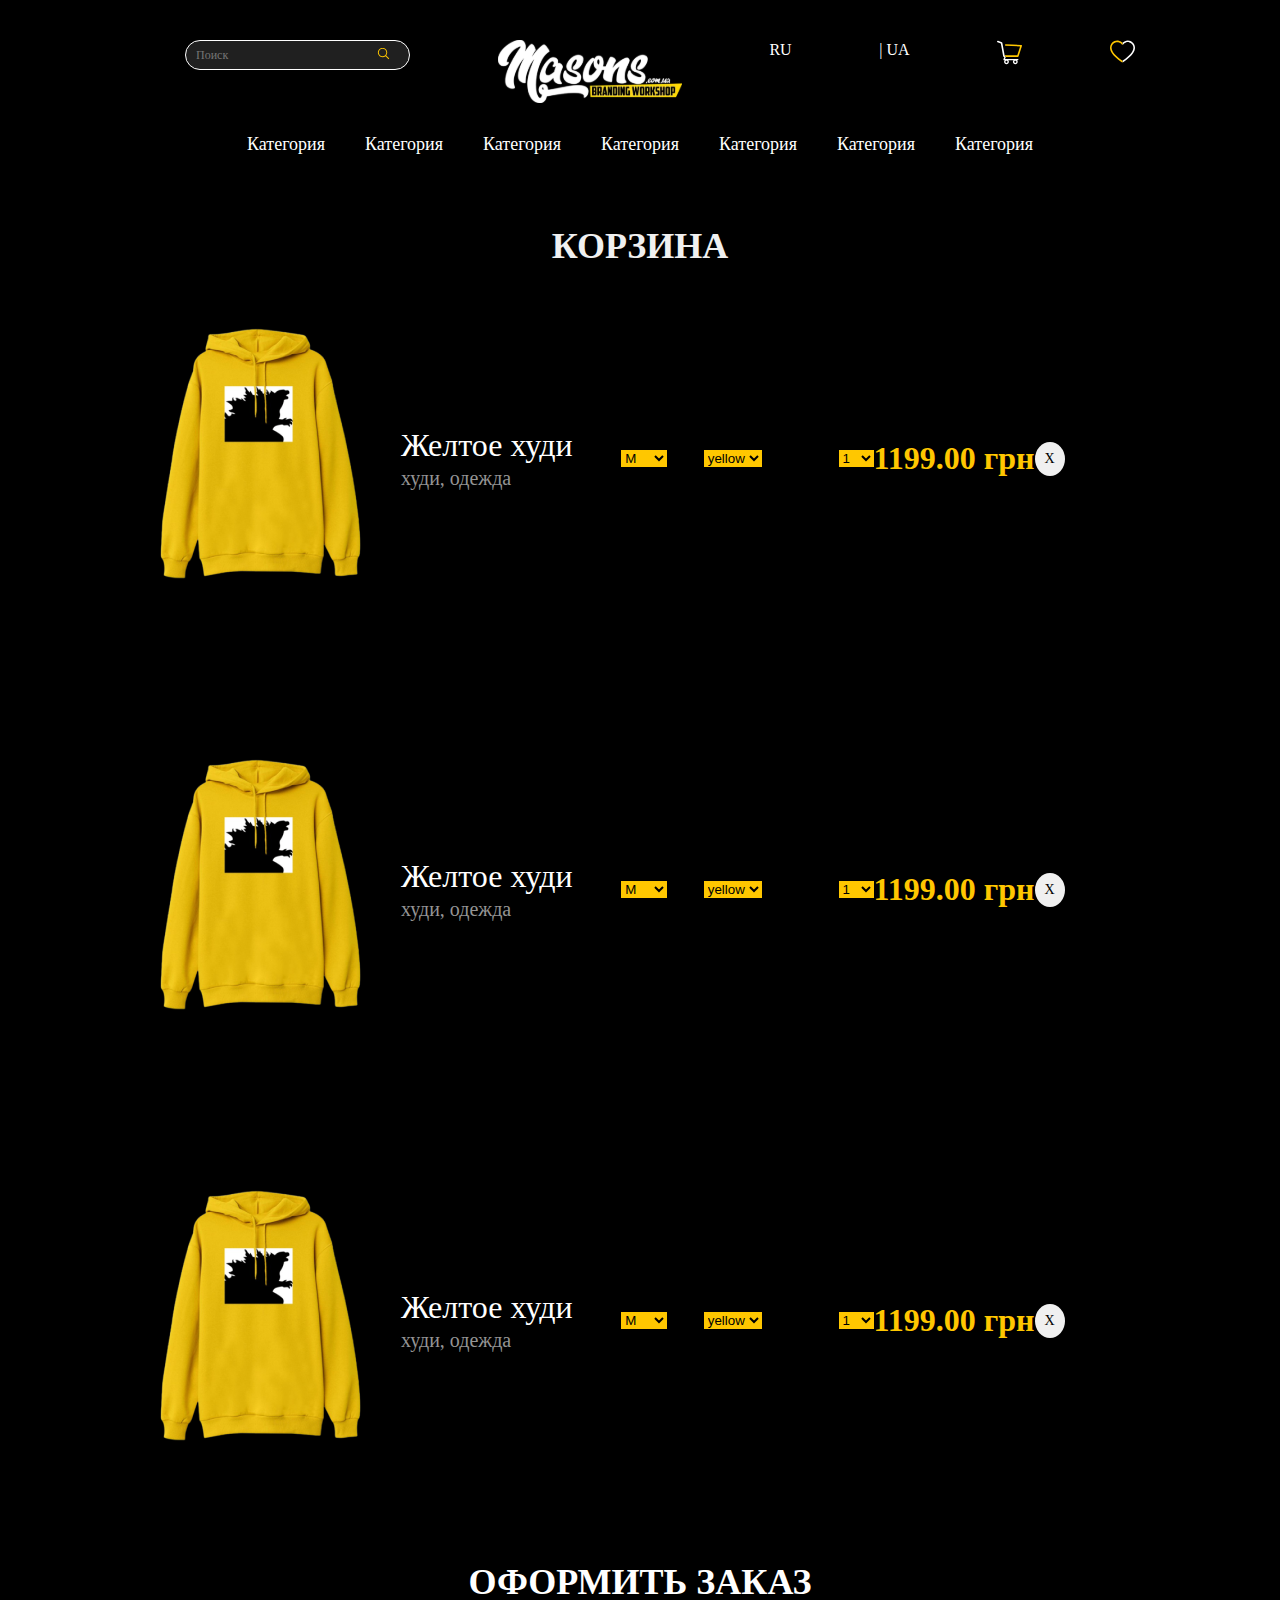
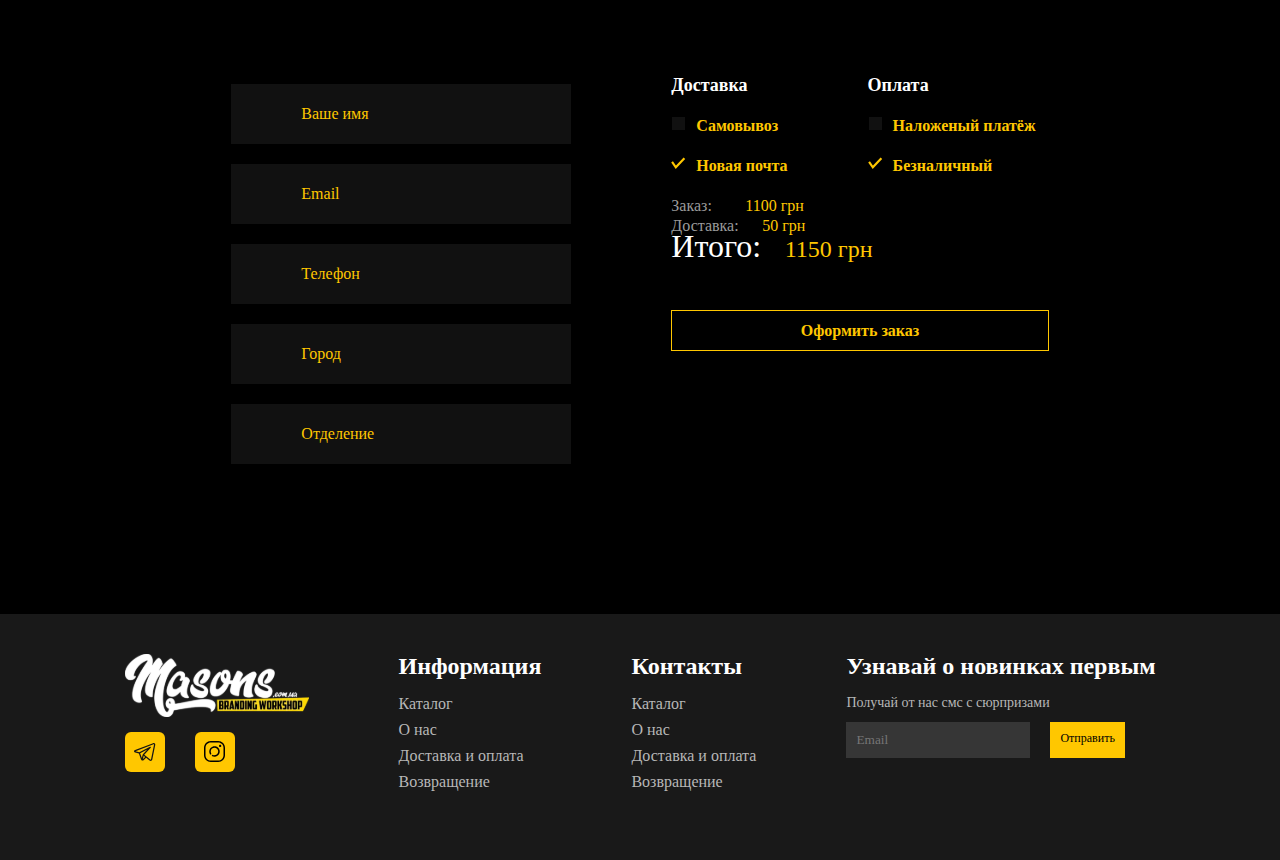
<file: Branding Worshop/basket.html>
<!DOCTYPE html>
<html lang="en">
   <head>
      <meta charset="UTF-8" />
      <meta http-equiv="X-UA-Compatible" content="IE=edge" />
      <meta name="viewport" content="width=device-width, initial-scale=1.0" />
      <link
         rel="stylesheet"
         href="https://cdn.jsdelivr.net/npm/swiper@9/swiper-bundle.min.css"
      />
      <link rel="stylesheet" href="css/style.css" />
      <title>Document</title>
   </head>
   <body>
      <div class="wrapper">
         <!-- HEADER MENU -->
         <div class="header"></div>
         <div class="main">
            <div class="main__container container">
               <section class="basket">
                  <div class="basket__container container">
                     <h2 class="basket__title title">Корзина</h2>
                     <div class="basket__list">
                        <div class="basket__item">
                           <img src="img/shirtyell.png" class="product-img" alt="shirt" />
                        </div>
                        <div class="basket__item">
                           <h3 class="basket__subtitle product-title">Желтое худи</h3>
                           <div class="basket__text text">худи, одежда</div>
                        </div>
                        <div class="basket__item">
                           <div class="basket__block">
                              <div class="basket__box">
                                 <label class="basket__label" for="size"
                                    >Размер:</label
                                 >
                                 <!-- <div class="third__item">
                                    <img class="third__img product-img" src="img/shirtwhite.png" alt="image" >
                                    <div class="third__subtext">
                                      <a href="" target="_blank" class="product-title"> Футболка Белая</a></div>
                                    <div class="third__count price" >230₴</div>
                                    <div class="third__cart">
                                    <i class="bx bx-shopping-bag add-cart"></i></div>
                                 </div> -->
                                 <select class="basket__details">
                                    <option>M</option>
                                    <option>S</option>
                                    <option>L</option>
                                    <option>XL</option>
                                    <option>XXL</option>
                                 </select>
                              </div>
                              <div class="basket__box">
                                 <label for="color">Цвет:</label>
                                 <select class="basket__details">
                                    <option>yellow</option>
                                    <option>white</option>
                                    <option>blue</option>
                                    <option>red</option>
                                    <option>green</option>
                                    <option>grey</option>
                                    <option>black</option>
                                 </select>
                              </div>
                              <div class="basket__box">
                                 <label for="Quantity">Количество:</label>
                                 <select class="basket__details">
                                    <option>1</option>
                                    <option>2</option>
                                    <option>3</option>
                                    <option>4</option>
                                    <option>5</option>
                                    <option>6</option>
                                    <option>7</option>
                                    <option>8</option>
                                    <option>9</option>
                                    <option>10</option>
                                 </select>
                              </div>
                           </div>
                        </div>
                        <div class="basket__item">
                           <span class="basket__count" style="color: #ffc700"
                              >1199.00 грн</span
                           >
                        </div>
                        <div class="basket__item">
                           <p class="basket__x">X</p>
                        </div>
                     </div>
                     <div class="basket__list">
                        <div class="basket__item">
                           <img src="img/shirtyell.png" alt="shirt" />
                        </div>
                        <div class="basket__item">
                           <h3 class="basket__subtitle">Желтое худи</h3>
                           <div class="basket__text text">худи, одежда</div>
                        </div>
                        <div class="basket__item">
                           <div class="basket__block">
                              <div class="basket__box">
                                 <label class="basket__label" for="size"
                                    >Размер:</label
                                 >
                                 <select class="basket__details">
                                    <option>M</option>
                                    <option>S</option>
                                    <option>L</option>
                                    <option>XL</option>
                                    <option>XXL</option>
                                 </select>
                              </div>
                              <div class="basket__box">
                                 <label for="color">Цвет:</label>
                                 <select class="basket__details">
                                    <option>yellow</option>
                                    <option>white</option>
                                    <option>blue</option>
                                    <option>red</option>
                                    <option>green</option>
                                    <option>grey</option>
                                    <option>black</option>
                                 </select>
                              </div>
                              <div class="basket__box">
                                 <label for="Quantity">Количество:</label>
                                 <select class="basket__details">
                                    <option>1</option>
                                    <option>2</option>
                                    <option>3</option>
                                    <option>4</option>
                                    <option>5</option>
                                    <option>6</option>
                                    <option>7</option>
                                    <option>8</option>
                                    <option>9</option>
                                    <option>10</option>
                                 </select>
                              </div>
                           </div>
                        </div>
                        <div class="basket__item">
                           <span class="basket__count" style="color: #ffc700"
                              >1199.00 грн</span
                           >
                        </div>
                        <div class="basket__item">
                           <p class="basket__x">X</p>
                        </div>
                     </div>
                     <div class="basket__list">
                        <div class="basket__item">
                           <img src="img/shirtyell.png" alt="shirt" />
                        </div>
                        <div class="basket__item">
                           <h3 class="basket__subtitle">Желтое худи</h3>
                           <div class="basket__text text">худи, одежда</div>
                        </div>
                        <div class="basket__item">
                           <div class="basket__block">
                              <div class="basket__box">
                                 <label class="basket__label" for="size"
                                    >Размер:</label
                                 >
                                 <select class="basket__details">
                                    <option>M</option>
                                    <option>S</option>
                                    <option>L</option>
                                    <option>XL</option>
                                    <option>XXL</option>
                                 </select>
                              </div>
                              <div class="basket__box">
                                 <label for="color">Цвет:</label>
                                 <select class="basket__details">
                                    <option>yellow</option>
                                    <option>white</option>
                                    <option>blue</option>
                                    <option>red</option>
                                    <option>green</option>
                                    <option>grey</option>
                                    <option>black</option>
                                 </select>
                              </div>
                              <div class="basket__box">
                                 <label for="Quantity">Количество:</label>
                                 <select class="basket__details">
                                    <option>1</option>
                                    <option>2</option>
                                    <option>3</option>
                                    <option>4</option>
                                    <option>5</option>
                                    <option>6</option>
                                    <option>7</option>
                                    <option>8</option>
                                    <option>9</option>
                                    <option>10</option>
                                 </select>
                              </div>
                           </div>
                        </div>
                        <div class="basket__item">
                           <span class="basket__count" style="color: #ffc700"
                              >1199.00 грн</span
                           >
                        </div>
                        <div class="basket__item">
                           <p class="basket__x">X</p>
                        </div>
                     </div>
                  </div>
               </section>
               <section class="basketSales">
                  <div class="basketSales__container container">
                     <h2 class="basketSales__title title">
                        <a href="login.html" target="_blank"> Оформить заказ</a>
                     </h2>
                     <div class="basketSales__list">
                        <div class="basketSales__item">
                           <input
                              class="basketSales__input"
                              type="text"
                              name="text"
                              placeholder="Ваше имя"
                           /><br />
                           <input
                              class="basketSales__input"
                              type="email"
                              name="email"
                              placeholder="Email"
                           /><br />
                           <input
                              class="basketSales__input"
                              type="number"
                              name="number"
                              placeholder="Телефон"
                           /><br />
                           <input
                              class="basketSales__input"
                              type="country"
                              name="country"
                              placeholder="Город"
                           /><br />
                           <input
                              class="basketSales__input"
                              type="text"
                              name="text"
                              placeholder="Отделение"
                           /><br />
                        </div>
                        <div class="basketSales__item">
                           <div class="basketSales__item_group">
                              <div class="basketSales__box">
                                 <div class="basketSales__subtitle">
                                    Доставка
                                 </div>
                                 <div class="basketSales__content">
                                 <div class="basketSales__cub"></div>
                                 <a
                                    class="basketSales__call"
                                    href="##"
                                    target="_blank"
                                    >Самовывоз</a
                                 >
                              </div>
                              <div class="basketSales__content">
                                 <img
                                    class="basketSales__images"
                                    src="img/birdie.svg"
                                    alt="image"
                                 />
                                 <a
                                    class="basketSales__mail"
                                    href="##"
                                    target="_blank"
                                    >Новая почта</a
                                 ></div>
                              </div>
                              <div class="basketSales__box">
                                 <div class="basketSales__subtitle">Оплата</div>
                                 <div class="basketSales__content">
                                 <div class="basketSales__cub"></div>
                                 <a
                                    class="basketSales__call"
                                    href="##"
                                    target="_blank"
                                    >Наложеный платёж</a
                                 ></div>
                                 <div class="basketSales__content">
                                 <img
                                    class="basketSales__images"
                                    src="img/birdie.svg"
                                    alt="image"
                                 />
                                 <a
                                    class="basketSales__mail"
                                    href="##"
                                    target="_blank"
                                    >Безналичный</a
                                 ></div>
                              </div>
                           </div>
                           <span class="basketSales__span">Заказ:</span>
                           <span class="basketSales__span" style="color: #FFC700; padding-left: 10px;">1100 грн</span><br>
                           <span class="basketSales__span">Доставка:</span>
                           <span class="basketSales__span" style="color: #FFC700">50 грн</span><br>
                           <span class="basketSales__span" style="color: #FFFFFF;font-size: 32px;">Итого:</span>
                           <span class="basketSales__span" style="color: #FFC700; font-size:24px">1150 грн</span><br>
                           <div class="basketSales__link">
                              <a href="login.html" target="_blank">Оформить заказ</a>
                           </div>
                        </div>
                     </div>
                  </div>
               </section>
            </div>
         </div>
         <!-- FOOTER -->
         <footer class="footer"></footer>
      </div>
      <script src="js/for.js"></script>
      <script src="js/Swiper.js"></script>
      <script src="js/header.js"></script>
      <script src="js/script.js"></script>
   </body>
</html>
</file>
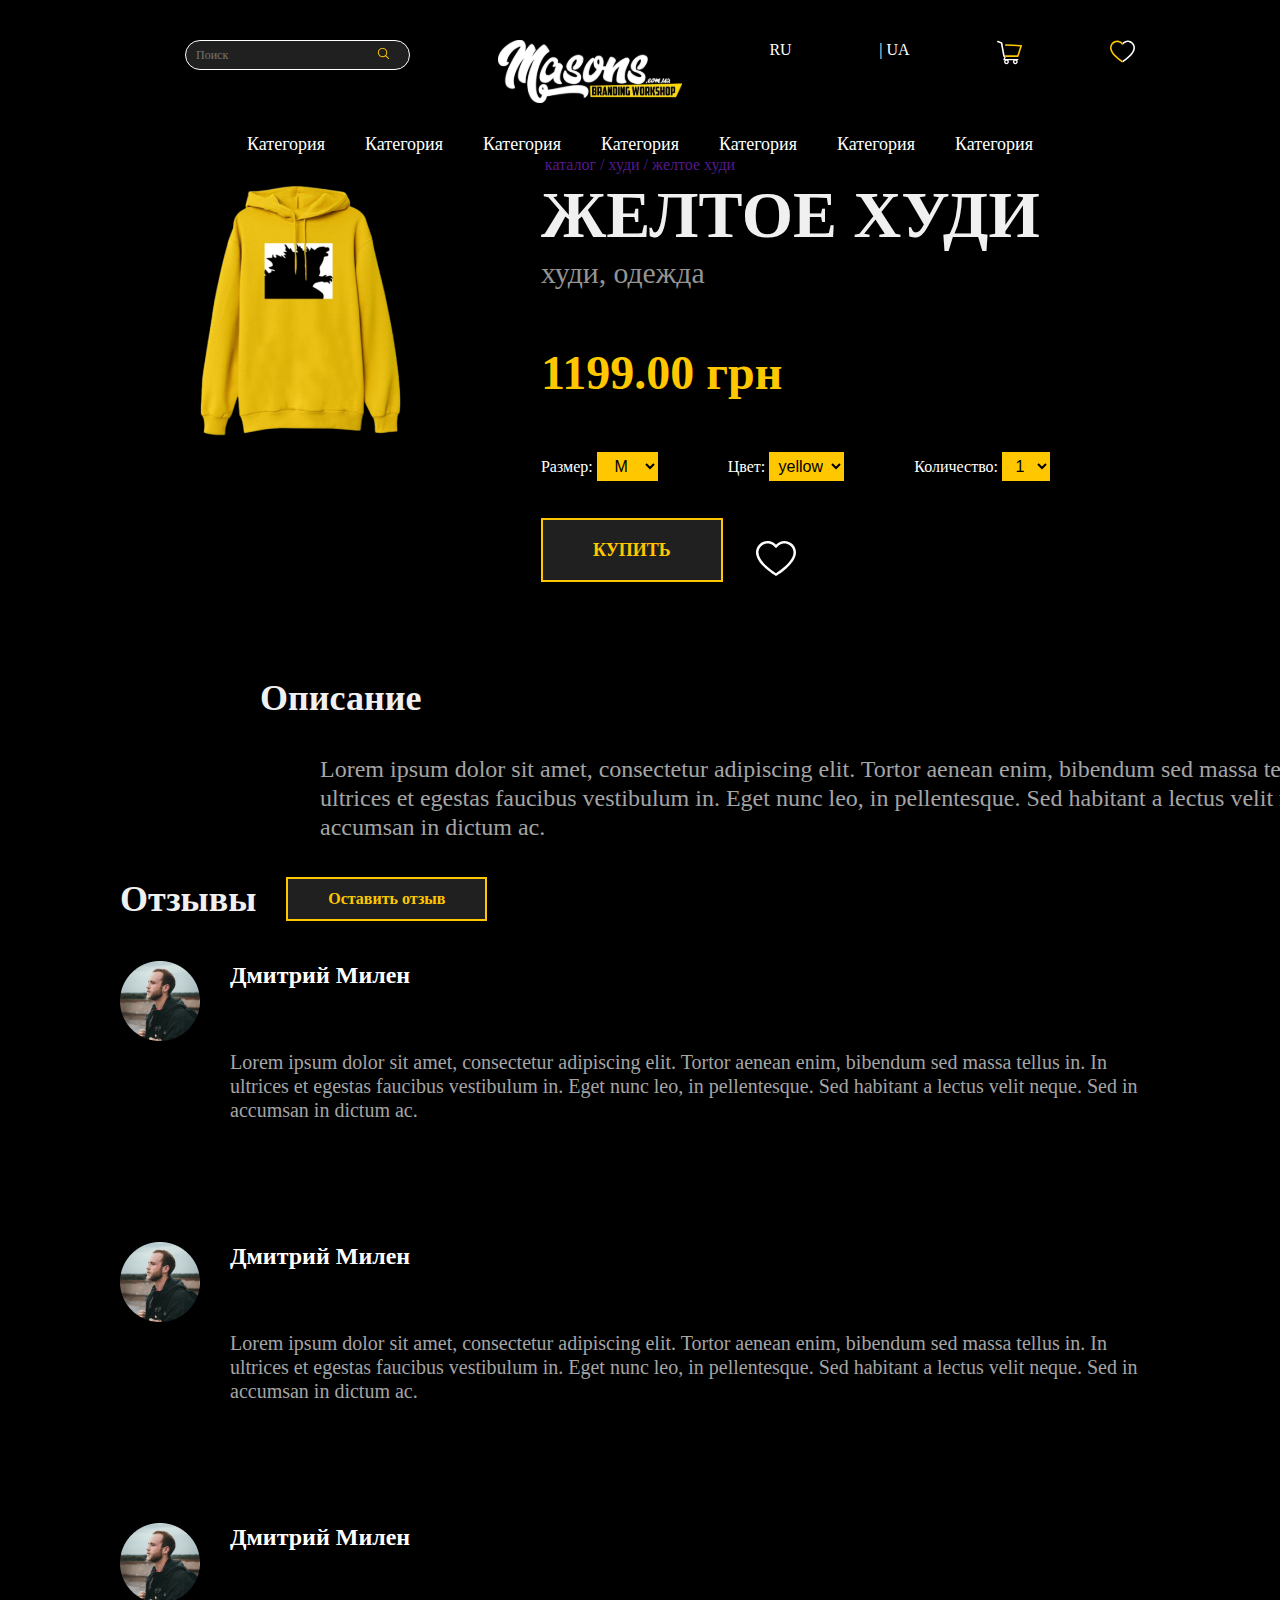
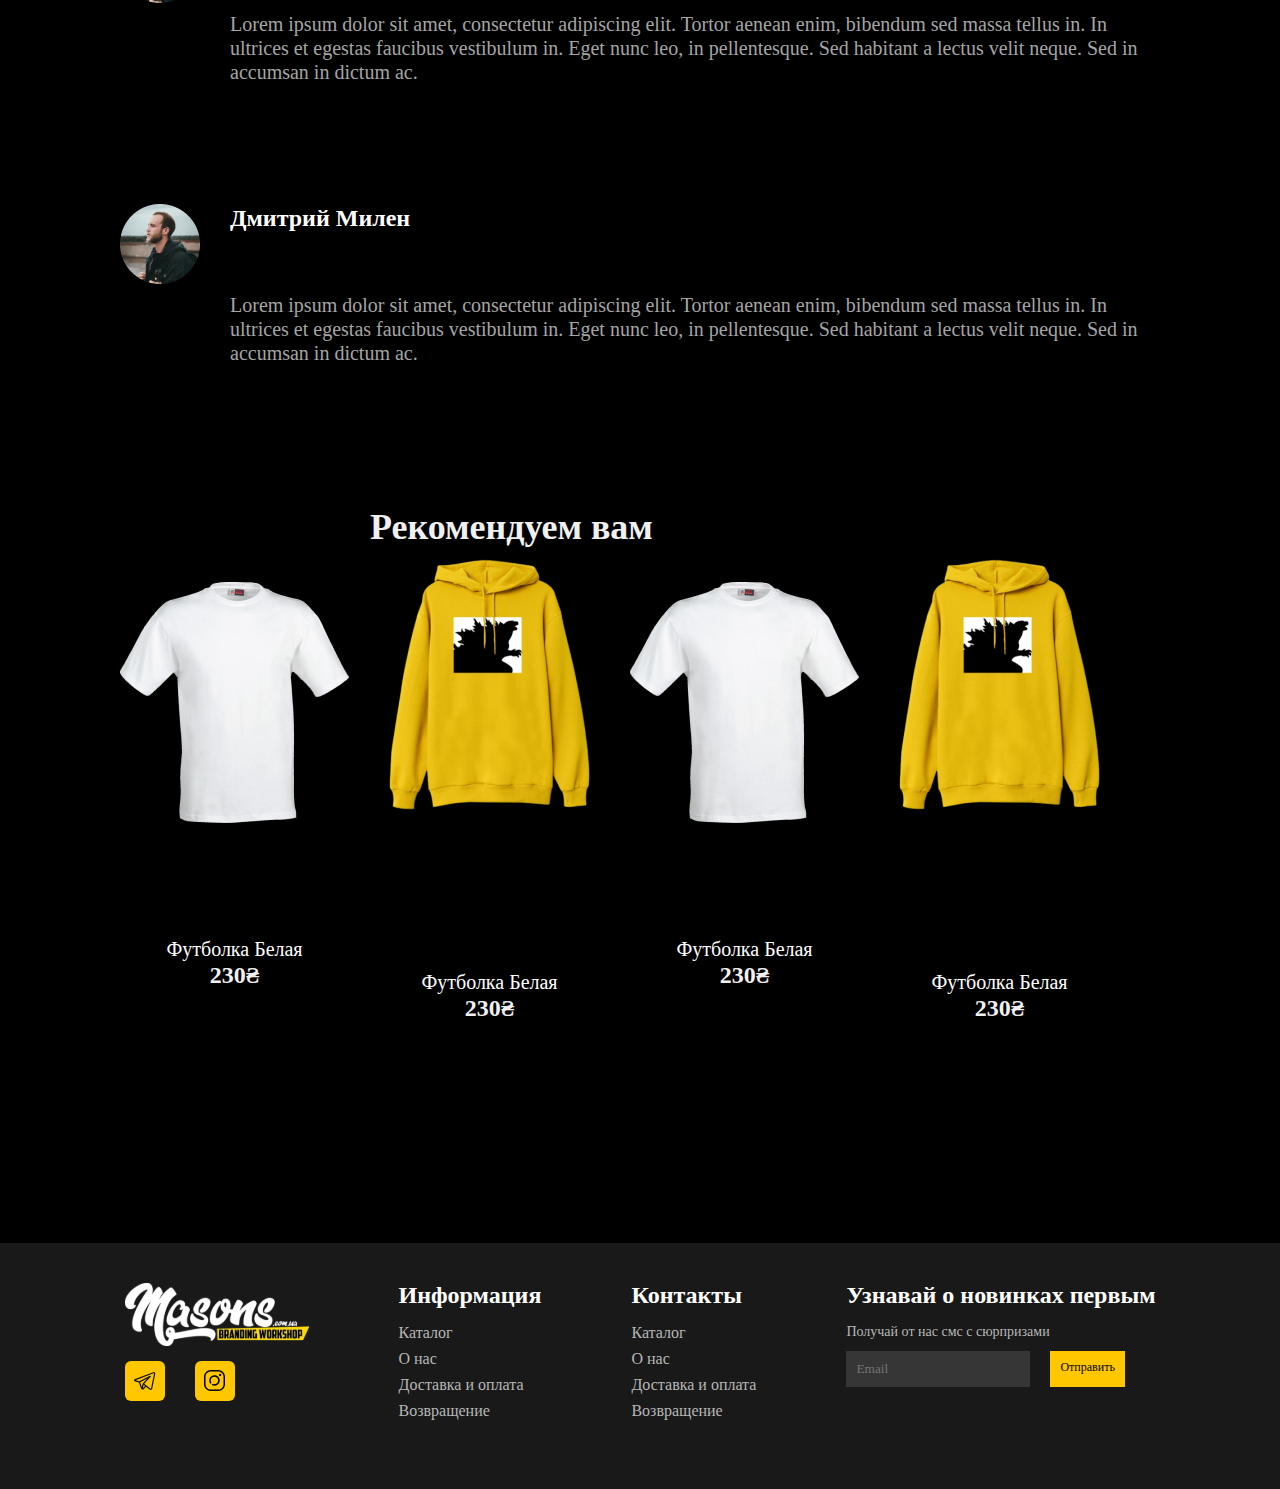
<file: Branding Worshop/cardproduct.html>
<!DOCTYPE html>
<html lang="en">
<head>
    <meta charset="UTF-8">
    <meta http-equiv="X-UA-Compatible" content="IE=edge">
    <meta name="viewport" content="width=device-width, initial-scale=1.0">
    <link rel="stylesheet" href="css/style.css">
    <title>Document</title>
</head>
<body>
    <div class="wrapper">

     <!-- HEADER -->
     <div class="header"></div>
   <!-- Menu -->
    <main class="main">
        <div class="main__container container">
         <section class="cardproduct">
            <div class="cardproduct__container container">
               <div class="cardproduct__hover">
                 <a href="" target="_blank"> каталог / худи / желтое худи</a>
               </div>
               <div class="cardproduct__list">
                  <div class="cardproduct__item">
                     <img src="img/shirtyell.png" alt="img">
                  </div>
                  <div class="cardproduct__item">
                     <h3 class="cardproduct__title title">Желтое худи</h3>
                     <div class="cardproduct__text text">худи, одежда</div>
                     <div class="cardproduct__stars"></div>
                     <span class="cardproduct__count" style="color:#FFC700">1199.00 грн</span>
                     <div class="cardproduct__block">
                     <div class="cardproduct__box">
                        <label class="cardproduct__label" for="size">Размер:</label>
                        <select class="cardproduct__details">
                           <option>M</option>
                           <option>S</option>
                           <option>L</option>
                           <option>XL</option>
                           <option>XXL</option>
                        </select>
                     </div>
                     <div class="cardproduct__box">
                        <label for="color">Цвет:</label>
                        <select class="cardproduct__details">
                           <option>yellow</option>
                           <option>white</option>
                           <option>blue</option>
                           <option>red</option>
                           <option>green</option>
                           <option>grey</option>
                           <option>black</option>
                        </select>
                     </div>
                     <div class="cardproduct__box">
                        <label for="Quantity">Количество:</label>
                        <select class="cardproduct__details">
                           <option>1</option>
                           <option>2</option>
                           <option>3</option>
                           <option>4</option>
                           <option>5</option>
                           <option>6</option>
                           <option>7</option>
                           <option>8</option>
                           <option>9</option>
                           <option>10</option>
                        </select>
                     </div>
                  </div>
                     <div class="cardproduct__cub">
                        <a class="cardproduct__link" href="basket.html" target="_blank">КУПИТЬ</a>
                        <img class="cardproduct__heart" src="img/cardproduct/heart.svg" alt="heart">
                     </div>
                  </div>
               </div>
               <h3 class="carproduct__description">Описание</h3>
               <p class="carproduct__subtext">Lorem ipsum dolor sit amet, consectetur adipiscing elit. Tortor aenean enim, bibendum sed massa tellus in. In ultrices et egestas faucibus vestibulum in. Eget nunc leo, in pellentesque. Sed habitant a lectus velit neque. Sed in accumsan in dictum ac.</p>
            </div>
         </section>
         <section class="coments">
            <div class="coments__container container">
           <div class="coments__block">
               <div class="coments__subtitle">Отзывы</div>
               <a class="coments__link" href="" target="_blank">Оставить отзыв</a>
           </div>
            <div class="coments__list">
               <div class="coments__item">
                 <div class="coments__img">
                  <img  src="img/cardproduct/account.png" alt="image">
                 </div>
                  <div class="coments__cont">
                     <span class="coments__names">Дмитрий Милен</span>
                     <div></div>
                     <p class="coments__subtext">Lorem ipsum dolor sit amet, consectetur adipiscing elit. Tortor aenean enim, bibendum sed massa tellus in. In ultrices et egestas faucibus vestibulum in. Eget nunc leo, in pellentesque. Sed habitant a lectus velit neque. Sed in accumsan in dictum ac.</p>
                  </div>
               </div>
               <div class="coments__item">
                  <div class="coments__img">
                   <img  src="img/cardproduct/account.png" alt="image">
                  </div>
                   <div class="coments__cont">
                      <span class="coments__names">Дмитрий Милен</span>
                      <div></div>
                      <p class="coments__subtext">Lorem ipsum dolor sit amet, consectetur adipiscing elit. Tortor aenean enim, bibendum sed massa tellus in. In ultrices et egestas faucibus vestibulum in. Eget nunc leo, in pellentesque. Sed habitant a lectus velit neque. Sed in accumsan in dictum ac.</p>
                   </div>
                </div>
                <div class="coments__item">
                  <div class="coments__img">
                   <img  src="img/cardproduct/account.png" alt="image">
                  </div>
                   <div class="coments__cont">
                      <span class="coments__names">Дмитрий Милен</span>
                      <div></div>
                      <p class="coments__subtext">Lorem ipsum dolor sit amet, consectetur adipiscing elit. Tortor aenean enim, bibendum sed massa tellus in. In ultrices et egestas faucibus vestibulum in. Eget nunc leo, in pellentesque. Sed habitant a lectus velit neque. Sed in accumsan in dictum ac.</p>
                   </div>
                </div>
                <div class="coments__item">
                  <div class="coments__img">
                   <img  src="img/cardproduct/account.png" alt="image">
                  </div>
                   <div class="coments__cont">
                      <span class="coments__names">Дмитрий Милен</span>
                      <div></div>
                      <p class="coments__subtext">Lorem ipsum dolor sit amet, consectetur adipiscing elit. Tortor aenean enim, bibendum sed massa tellus in. In ultrices et egestas faucibus vestibulum in. Eget nunc leo, in pellentesque. Sed habitant a lectus velit neque. Sed in accumsan in dictum ac.</p>
                   </div>
                </div>
            </div>
            </div>
         </section>
         <section class="third">
            <div class="third__container container">
               <h2 class="third__subtitle">Рекомендуем вам</h2>
               <div class="third__box">
                  <div class="third__list">
                     <div class="third__item">
                        <img class="third__img" src="img/shirtwhite.png" alt="image">
                        <div class="third__subtext">
                          <a href="" target="_blank"> Футболка Белая</a></div>
                        <div class="third__count">230₴</div>
                     </div>
                     <div class="third__item">
                        <img class="third__img" src="img/shirtyell.png" alt="image">
                        <div class="third__subtext">
                           <a href="" target="_blank">Футболка Белая</a></div>
                        <div class="third__count">230₴</div>
                     </div>
                     <div class="third__item">
                        <img class="third__img" src="img/shirtwhite.png" alt="image">
                        <div class="third__subtext">
                           <a href="" target="_blank">Футболка Белая</a></div>
                        <div class="third__count">230₴</div>
                     </div>
                     <div class="third__item">
                        <img class="third__img" src="img/shirtyell.png" alt="image">
                        <div class="third__subtext">
                           <a href="" target="_blank">Футболка Белая</a></div>
                        <div class="third__count">230₴</div>
                     </div>
                  </div>
               </div>
         </section>
        </div>
    </main>
    <!-- FOOTER -->
    <footer class="footer"></footer>
</div>
      <script src="js/for.js"></script>
      <script src="js/Swiper.js"></script>
      <script src="js/header.js"></script>
      <script src="js/script.js"></script>
</body>
</html>
</file>
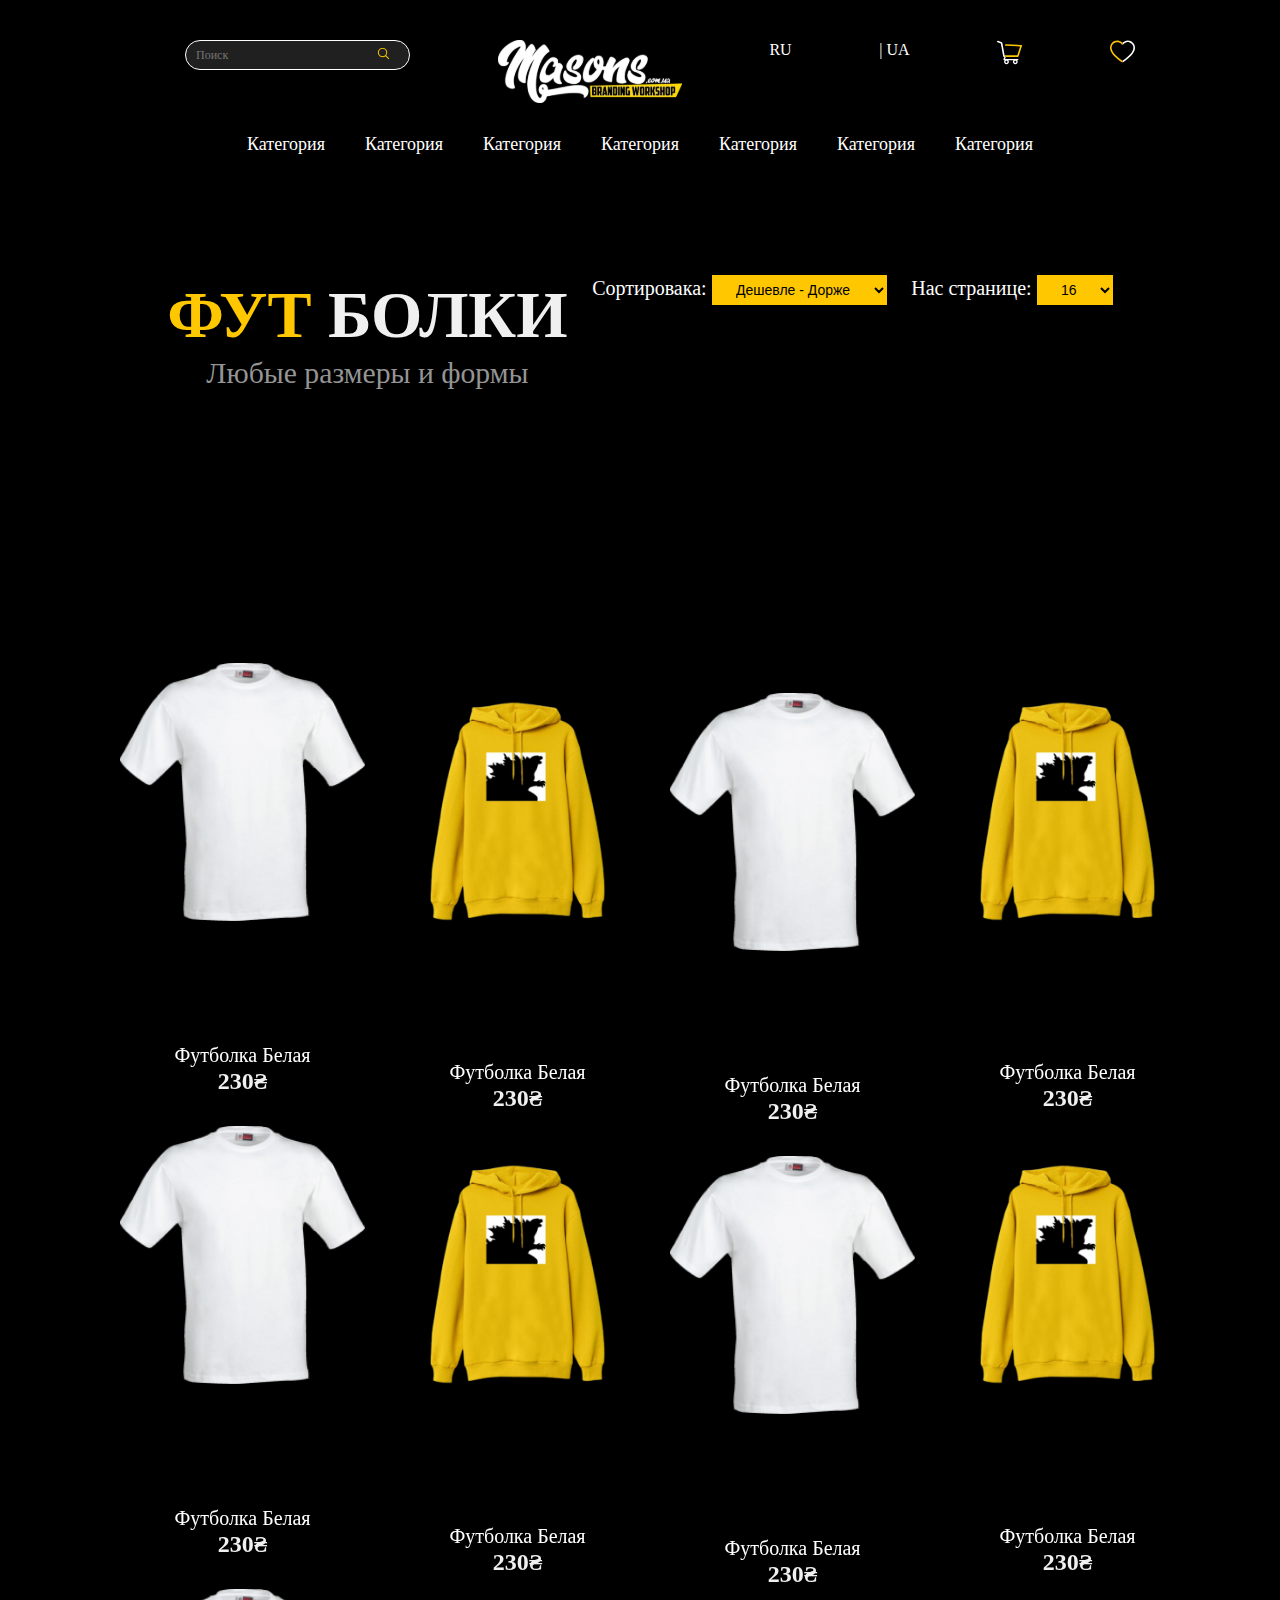
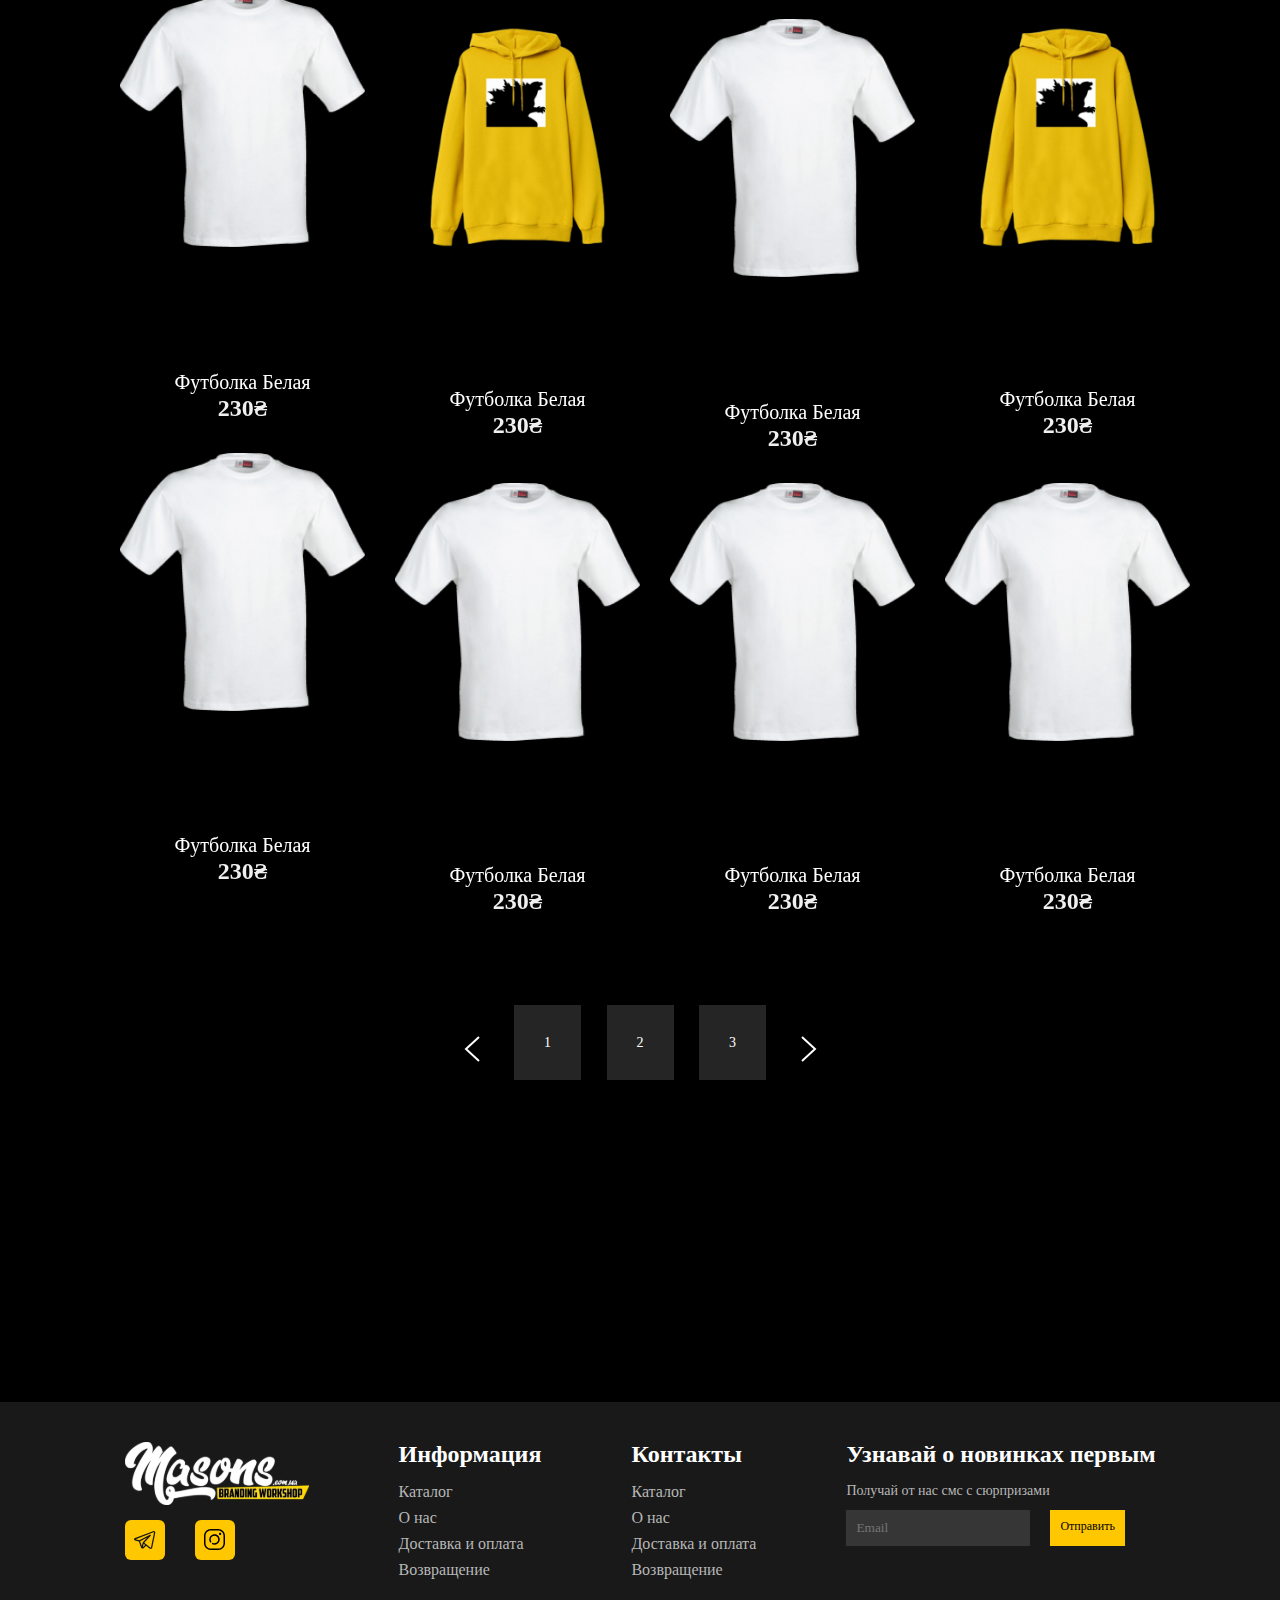
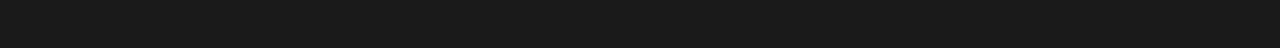
<file: Branding Worshop/catalog.html>
<!DOCTYPE html>
<html lang="en">
   <head>
      <meta charset="UTF-8" />
      <meta http-equiv="X-UA-Compatible" content="IE=edge" />
      <meta name="viewport" content="width=device-width, initial-scale=1.0" />
      <link rel="stylesheet" href="https://cdn.jsdelivr.net/npm/swiper@9/swiper-bundle.min.css" />
      <link rel="stylesheet" href="css/style.css" />
      <title>Document</title>
   </head>
   <body>
      <div class="wrapper">
         <!-- HEADER -->
   <div class="header">
   </div>
        <!-- Menu -->
         <main class="main">
            <div class="main__container container">
               <section class="catalog">
                  <div class="catalog__container">
                     <div class="catalog__content">
                        <div class="catalog__box">
                           <div class="catalog__title title">
                              <span style="color: #ffc700">Фут</span> болки
                           </div>
                           <div class="catalog__text text">
                              Любые размеры и формы
                           </div>
                        </div>
                        <div class="catalog__box">
                           <label for="sort">Сортировака:</label>
                           <select class="hover">
                              <option>Дешевле - Дорже</option>
                              <option>Дешевле - Дорже</option>
                              <option>Дешевле - Дорже</option>
                              <option>Дешевле - Дорже</option>
                              <option>Дешевле - Дорже</option>
                              <option>Дешевле - Дорже</option>
                              <option>Дешевле - Дорже</option>
                              <option>Дешевле - Дорже</option>
                           </select>
                        </div>
                        <div class="catalog__box">
                           <label for="our">Нас странице:</label>
                           <select class="hover">
                              <option>16</option>
                              <option>15</option>
                              <option>14</option>
                              <option>13</option>
                              <option>12</option>
                              <option>11</option>
                              <option>10</option>
                              <option>9</option>
                              <option>8</option>
                              <option>7</option>
                              <option>6</option>
                              <option>5</option>
                              <option>4</option>
                              <option>3</option>
                              <option>2</option>
                              <option>1</option>
                           </select>
                        </div>
                     </div>
                  </div>
               </section>
               <section class="third swiper-third">
                  <div class="third__container container swiper-wrapper">
                           <div class="third__item swiper-slide">
                              <img class="third__img" src="img/shirtwhite.png" alt="image" >
                              <div class="third__subtext">
                                <a href="cardproduct.html" target="_blank"> Футболка Белая</a></div>
                              <div class="third__count" >230₴</div>

                           </div>
                           <div class="third__item swiper-slide">
                              <img class="third__img" src="img/shirtyell.png" alt="image" >
                              <div class="third__subtext">
                                <a href="cardproduct.html" target="_blank" > Футболка Белая</a></div>
                              <div class="third__count" >230₴</div>

                           </div>
                           <div class="third__item swiper-slide">
                              <img class="third__img" src="img/shirtwhite.png" alt="image" >
                              <div class="third__subtext">
                                <a href="cardproduct.html" target="_blank"> Футболка Белая</a></div>
                              <div class="third__count" >230₴</div>

                           </div>
                           <div class="third__item swiper-slide">
                              <img class="third__img" src="img/shirtyell.png" alt="image" >
                              <div class="third__subtext">
                                <a href="cardproduct.html" target="_blank"> Футболка Белая</a></div>
                              <div class="third__count" >230₴</div>

                           </div>
                           <div class="third__item swiper-slide">
                              <img class="third__img" src="img/shirtwhite.png" alt="image" >
                              <div class="third__subtext">
                                <a href="" target="_blank" > Футболка Белая</a></div>
                              <div class="third__count">230₴</div>

                           </div>
                           <div class="third__item swiper-slide">
                              <img class="third__img" src="img/shirtyell.png" alt="image" >
                              <div class="third__subtext">
                                <a href="cardproduct.html" target="_blank" > Футболка Белая</a></div>
                              <div class="third__count" >230₴</div>

                           </div>
                           <div class="third__item swiper-slide">
                              <img class="third__img" src="img/shirtwhite.png" alt="image" >
                              <div class="third__subtext">
                                <a href="cardproduct.html" target="_blank" > Футболка Белая</a></div>
                              <div class="third__count" >230₴</div>

                           </div>
                           <div class="third__item swiper-slide">
                              <img class="third__img" src="img/shirtyell.png" alt="image" >
                              <div class="third__subtext">
                                <a href="cardproduct.html" target="_blank" > Футболка Белая</a></div>
                              <div class="third__count" >230₴</div>

                           </div>
                           <div class="third__item swiper-slide">
                              <img class="third__img" src="img/shirtwhite.png" alt="image" >
                              <div class="third__subtext">
                                <a href="cardproduct.html" target="_blank" > Футболка Белая</a></div>
                              <div class="third__count" >230₴</div>

                           </div>
                           <div class="third__item swiper-slide">
                              <img class="third__img" src="img/shirtyell.png" alt="image" >
                              <div class="third__subtext">
                                <a href="cardproduct.html" target="_blank" > Футболка Белая</a></div>
                              <div class="third__count" >230₴</div>

                           </div>
                           <div class="third__item swiper-slide">
                              <img class="third__img" src="img/shirtwhite.png" alt="image" >
                              <div class="third__subtext">
                                <a href="cardproduct.html" target="_blank" > Футболка Белая</a></div>
                              <div class="third__count" >230₴</div>


                           </div>
                           <div class="third__item swiper-slide">
                              <img class="third__img" src="img/shirtyell.png" alt="image" >
                              <div class="third__subtext">
                                <a href="cardproduct.html" target="_blank" > Футболка Белая</a></div>
                              <div class="third__count" >230₴</div>

                           </div>
                           <div class="third__item swiper-slide">
                              <img class="third__img" src="img/shirtwhite.png" alt="image" >
                              <div class="third__subtext">
                                <a href="cardproduct.html" target="_blank" > Футболка Белая</a></div>
                              <div class="third__count" >230₴</div>

                           </div>
                           <div class="third__item swiper-slide">
                              <img class="third__img" src="img/shirtwhite.png" alt="image" >
                              <div class="third__subtext">
                                <a href="cardproduct.html" target="_blank" > Футболка Белая</a></div>
                              <div class="third__count" >230₴</div>


                           </div>
                           <div class="third__item swiper-slide">
                              <img class="third__img" src="img/shirtwhite.png" alt="image" >
                              <div class="third__subtext">
                                <a href="cardproduct.html" target="_blank" > Футболка Белая</a></div>
                              <div class="third__count" >230₴</div>

                           </div>
                           <div class="third__item swiper-slide">
                              <img class="third__img" src="img/shirtwhite.png" alt="image" >
                              <div class="third__subtext">
                                <a href="cardproduct.html" target="_blank" > Футболка Белая</a></div>
                              <div class="third__count" >230₴</div>

                           </div>
                  </div>
                  <div class="third__cont">
                     <img
                        class="third__foto"
                        src="img/catalog/Vector2.svg"
                        alt="vector"
                     />
                     <span class="third__countant">1</span>
                     <span class="third__countant">2</span>
                     <span class="third__countant">3</span>
                     <img
                        class="third__foto"
                        src="img/catalog/Vector1.svg"
                        alt="vector"
                     />
                  </div>
                  <!-- <div class="swiper mySwiper">
                     <div class="swiper-wrapper">
                       <div class="swiper-slide">Slide 1</div>
                       <div class="swiper-slide">Slide 2</div>
                       <div class="swiper-slide">Slide 3</div> -->
               </section>
            </div>
         </main>
         <!-- FOOTER -->
         <footer class="footer"></footer>
      </div>
      <script src="js/for.js"></script>
      <script src="js/Swiper.js"></script>
      <script src="js/header.js"></script>
      <script src="js/script.js"></script>
      <!-- <script src="https://cdn.jsdelivr.net/npm/swiper@9/swiper-bundle.min.js"></script> -->
   </body>
</html>
</file>
<file: Branding Worshop/css/style.css>
/*===NULL CSS===========================================*/
* {
  padding: 0;
  margin: 0;
  border: 0;
}

*, :before, *:after {
  -webkit-box-sizing: border-box;
  box-sizing: border-box;
}

:focus, :active {
  outline: none;
}

a:focus, a:active {
  outline: none;
}

nav, footer, header, aside {
  display: block;
}

html, body {
  height: 100%;
  width: 100%;
  font-size: 100%;
  line-height: 1;
  font-size: 14px;
  -ms-text-size-adjust: 100%;
  -moz-text-size-adjust: 100%;
  -webkit-text-size-adjust: 100%;
}

input, button, textarea {
  font-family: inherit;
}

input::-ms-clear {
  display: none;
}

button {
  cursor: pointer;
}

button::-moz-focus-inner {
  padding: 0;
  border: 0;
}

a, a:visited {
  text-decoration: none;
}

a:hover {
  text-decoration: none;
}

ul li {
  list-style: none;
}

img {
  vertical-align: top;
}

h1, h2, h3, h4, h5, h6 {
  font-size: inherit;
  font-weight: inherit;
}

address {
  font-style: normal;
}

/*===/NULL CSS===========================================*/
.container {
  max-width: 1100px;
  margin: 0px auto;
  padding: 0px 15px;
}

.title {
  font-weight: 700;
  font-size: 72px;
  line-height: 120%;
  color: #f0f0f0;
  text-transform: uppercase;
}
@media (max-width: 1440px) {
  .title {
    font-size: calc(30px + 42 * ((100vw - 320px) / 1120));
  }
}

.text {
  font-family: "Montserrat Alternates";
  font-weight: 300;
  font-size: 32px;
  line-height: 130%;
  color: #949494;
}
@media (max-width: 1440px) {
  .text {
    font-size: calc(16px + 16 * ((100vw - 320px) / 1120));
  }
}

.main {
  -webkit-box-flex: 1;
      -ms-flex: 1 1 auto;
          flex: 1 1 auto;
}
.first {
  background: url(../img/first-img.png) 100% 55%/60% 90% no-repeat, #0f0f0f;
  padding: 160px 0px 230px 0px;
}
@media (max-width: 1080.98px) {
  .first {
    background: url(../img/first-img.png) 90% 45%/50% 68% no-repeat, #0f0f0f;
    padding: 100px 0px 170px 0px;
  }
}
@media (max-width: 890.98px) {
  .first {
    background: url(../img/first-img.png) center/cover no-repeat, #0f0f0f;
    padding: 80px 0px 140px 0px;
  }
}
@media (max-width: 575.98px) {
  .first {
    background: #0f0f0f;
    padding: 100px 0px 170px 0px;
  }
}
.first__list {
  display: -webkit-box;
  display: -ms-flexbox;
  display: flex;
}
@media (max-width: 890.98px) {
  .first__list {
    padding-left: 40px;
  }
}
.first__item_text {
  -webkit-box-flex: 0;
      -ms-flex: 0 1 40%;
          flex: 0 1 40%;
}
.first__link {
  background: #ffc700;
  color: #1c1c1c;
  padding: 20px 45px;
  border-radius: 2px;
  font-weight: 800;
  font-size: 20px;
  text-transform: uppercase;
  display: block;
  margin-top: 40px;
  max-width: -webkit-fit-content;
  max-width: -moz-fit-content;
  max-width: fit-content;
}

.second {
  padding: 200px 100px;
  display: -webkit-box;
  display: -ms-flexbox;
  display: flex;
  -webkit-box-align: center;
      -ms-flex-align: center;
          align-items: center;
  -webkit-box-pack: center;
      -ms-flex-pack: center;
          justify-content: center;
  text-align: center;
}
@media (max-width: 576.98px) {
  .second {
    padding: 0px 0px;
  }
}
.second__title {
  text-align: center;
}
.second__text {
  text-align: center;
  margin-bottom: 20px;
}
.second__list {
  width: 100%;
  display: -webkit-box;
  display: -ms-flexbox;
  display: flex;
  -webkit-box-pack: center;
      -ms-flex-pack: center;
          justify-content: center;
  -ms-flex-wrap: wrap;
      flex-wrap: wrap;
  -webkit-box-align: center;
      -ms-flex-align: center;
          align-items: center;
  text-align: center;
  gap: 20px;
  margin: 50px 0px;
}
.second__item {
  -webkit-box-flex: 0;
      -ms-flex: 0 0 20%;
          flex: 0 0 20%;
  display: -webkit-box;
  display: -ms-flexbox;
  display: flex;
  -webkit-box-align: center;
      -ms-flex-align: center;
          align-items: center;
  -webkit-box-orient: vertical;
  -webkit-box-direction: normal;
      -ms-flex-direction: column;
          flex-direction: column;
  background: #202020;
  padding: 50px 70px;
}
@media (max-width: 767.98px) {
  .second__item {
    padding: 50px 15px;
  }
}
.second__subtitle {
  width: 200px;
  font-family: "Montserrat";
  font-style: normal;
  font-weight: 700;
  font-size: 24px;
  line-height: 29px;
  text-align: center;
  text-transform: uppercase;
  color: #f0f0f0;
}
.second__descr {
  width: 170px;
  font-family: "Montserrat Alternates";
  font-weight: 300;
  font-size: 16px;
  line-height: 20px;
  color: #f0f0f0;
  padding: 15px 0px 35px 0px;
  text-align: center;
}
.second__link {
  font-family: "Montserrat";
  font-style: normal;
  font-weight: 500;
  font-size: 16px;
  line-height: 20px;
  padding: 20px 20px;
  text-align: center;
  background: #000;
  margin-bottom: 10px;
}
.second__link a {
  color: #ffc700;
}

.ibg {
  position: relative;
  padding-bottom: 70%;
}

.ibg img {
  position: absolute;
  top: 0px;
  right: 0px;
  width: 100%;
  height: 100%;
  -o-object-fit: cover;
     object-fit: cover;
}

.example__container {
  margin: 0px auto;
  padding: 100px 0px 150px 0px;
  width: calc(100% - 100px);
}

.example__block-text {
  margin-bottom: 60px;
}

.swiper-pagination .swiper-pagination-bullet {
  background-color: #fff;
}

.discount .swiper-wrapper {
  position: relative;
  width: calc(100% - 270px);
  margin: 0px auto;
}

@media (max-width: 767.98px) {
  .discount .swiper-wrapper {
    width: 100%;
  }
}
.discount-block {
  background-color: #fcb500;
  -webkit-transform: skewY(-5deg);
      -ms-transform: skewY(-5deg);
          transform: skewY(-5deg);
  margin-bottom: 170px;
}

.discount-swiper {
  -webkit-transform: skewY(5deg);
      -ms-transform: skewY(5deg);
          transform: skewY(5deg);
  padding: 40px 0px;
}

.example .swiper-button-prev,
.example .swiper-button-next::after {
  color: #fff;
}

.discount .swiper-button-prev,
.discount .swiper-button-next::after {
  color: #000;
}

.swiper-button-prev {
  margin-left: 50px;
}

.swiper-button-next {
  margin-right: 50px;
}

@media (max-width: 1440px) {
  .swiper-button-next {
    margin-right: calc(15px + 35 * (100vw - 320px) / 1120);
  }
  .swiper-button-prev {
    margin-left: calc(15px + 35 * (100vw - 320px) / 1120);
  }
}
.discount-swiper__item {
  display: grid;
  grid-template-columns: 40% 60%;
  -webkit-box-pack: center;
      -ms-flex-pack: center;
          justify-content: center;
  -webkit-box-align: center;
      -ms-flex-align: center;
          align-items: center;
  max-width: 100%;
}

.discount .swiper-slide .ibg img {
  top: 55px;
  right: 60px;
}

.discount-swiper__title {
  font-weight: 700;
  font-size: 52px;
  line-height: 130%;
  text-transform: uppercase;
  color: #252525;
  margin-bottom: 15px;
}

.discount-swiper__descr {
  font-weight: 400;
  font-size: 24px;
  line-height: 130%;
  color: #262626;
  margin-bottom: 35px;
}

.discount-swiper__link {
  font-weight: 800;
  font-size: 20px;
  line-height: 100%;
  text-transform: uppercase;
  color: #ffffff;
  padding: 20px 30px;
  background: #0f0f0f;
}

.discount__title {
  font-weight: 600;
  font-size: 48px;
  line-height: 130%;
  color: #fff;
}
@media (max-width: 1024px) {
  .discount__title .discount__title {
    text-align: center;
    padding-left: 20px;
  }
}

.example__title {
  font-weight: 600;
  font-size: 48px;
  color: #fff;
}

@media (max-width: 1024px) {
  .example__title {
    text-align: center;
    padding-left: 20px;
  }
}
.example__text {
  font-weight: 300;
  font-size: 32px;
  line-height: 39px;
  color: #b8b8b8;
}

@media (max-width: 1024px) {
  .example__text {
    text-align: center;
    padding-left: 20px;
  }
}
.discount__text {
  font-weight: 300;
  font-size: 32px;
  line-height: 130%;
  color: #b8b8b8;
}

@media (max-width: 1024px) {
  .discount__text {
    text-align: center;
    padding-left: 20px;
  }
}
@media (max-width: 767.98px) {
  .discount-swiper__content {
    display: none;
  }
  .discount-swiper__item {
    grid-template-columns: 1fr;
    -webkit-box-pack: center;
        -ms-flex-pack: center;
            justify-content: center;
  }
  .discount .ibg img {
    right: 0;
    top: 0;
  }
}
@media (max-width: 1440px) {
  .discount__title {
    font-size: calc(28px + 21 * (100vw - 320px) / 1120);
  }
  .example__title {
    font-size: calc(28px + 21 * (100vw - 320px) / 1120);
  }
  .discount__text {
    font-size: calc(16px + 16 * (100vw - 320px) / 1120);
  }
  .example__text {
    font-size: calc(16px + 16 * (100vw - 320px) / 1120);
  }
  .discount-swiper__title {
    font-size: calc(23px + 29 * (100vw - 320px) / 1120);
  }
  .discount-swiper__descr {
    font-size: calc(16px + 8 * (100vw - 320px) / 1120);
  }
}
.third {
  padding: 20px 0px 220px 0px;
  text-align: center;
}
.third.swiper-third {
  width: 100%;
  height: 100%;
  margin-left: auto;
  margin-right: auto;
}
.third__container.swiper-wrapper {
  -webkit-box-orient: horizontal;
  -webkit-box-direction: normal;
      -ms-flex-direction: row;
          flex-direction: row;
}
.third__list {
  display: -webkit-box;
  display: -ms-flexbox;
  display: flex;
  -webkit-box-align: center;
      -ms-flex-align: center;
          align-items: center;
}
.third__item {
  display: -webkit-box;
  display: -ms-flexbox;
  display: flex;
  -webkit-box-orient: vertical;
  -webkit-box-direction: normal;
      -ms-flex-direction: column;
          flex-direction: column;
  -webkit-box-pack: justify;
      -ms-flex-pack: justify;
          justify-content: space-between;
  text-align: center;
}
.third__img {
  position: relative;
  padding-bottom: 50%;
}
.third__img .img {
  width: 100%;
  height: 100%;
  position: absolute;
  top: 0;
  left: 0;
  -o-object-fit: cover;
     object-fit: cover;
}
.third__subtext a {
  font-family: "Montserrat";
  font-weight: 300;
  font-size: 20px;
  line-height: 24px;
  text-align: center;
  color: #ffffff;
}
.third__count {
  font-family: "Montserrat";
  font-weight: 700;
  font-size: 24px;
  line-height: 29px;
  text-align: center;
  color: #f0f0f0;
}

.content__list {
  display: -webkit-box;
  display: -ms-flexbox;
  display: flex;
  -webkit-box-pack: center;
      -ms-flex-pack: center;
          justify-content: center;
  padding: 100px 0px;
}
@media (max-width: 990.98px) {
  .content__list {
    display: none;
  }
}
.content__item {
  margin: 0px 30px;
  cursor: pointer;
  padding: 15px 20px;
}
.content__item:hover {
  background-color: #ffc700;
  border-radius: 5px;
}
@media (max-width: 1440px) {
  .content__item {
    padding: 0px 0px 0px 0px;
  }
}
.content__link {
  font-family: "Montserrat";
  font-weight: 400;
  font-size: 24px;
  line-height: 29px;
  text-align: center;
  color: #ffffff;
}
.content__link:hover {
  color: black;
}
@media (max-width: 1440px) {
  .content__link {
    font-size: calc(12px + 12 * (100vw - 320px) / 1340);
  }
}
.content__burger {
  display: none;
  width: 30px;
  height: 18px;
  position: relative;
}
.content__burger::before, .content__burger:after {
  content: "";
  position: absolute;
  left: 0;
  width: 100%;
  height: 1px;
  background: rgb(240, 236, 236);
}
.content__burger span {
  position: absolute;
  left: 0;
  width: 100%;
  height: 1px;
  background: rgb(244, 239, 239);
  top: 9px;
}
.content__burger::before {
  top: 0;
}
.content__burger::after {
  bottom: 0;
}
@media (max-width: 991.98px) {
  .content__burger {
    margin: 20px;
    display: block;
  }
}

.content__link {
  font-family: "Montserrat";
  font-style: normal;
  font-weight: 300;
  font-size: 18px;
  line-height: 22px;
  text-align: center;
  color: white;
}

.content__box {
  display: none;
  -webkit-box-pack: start;
      -ms-flex-pack: start;
          justify-content: start;
  overflow: hidden;
  background-color: #333;
  position: relative;
  margin: 50px 0px 50px 0px;
}
@media (max-width: 991.98px) {
  .content__box {
    display: -webkit-box;
    display: -ms-flexbox;
    display: flex;
  }
}

.content__box #myContent {
  display: none;
}

.content__box a {
  color: white;
  text-decoration: none;
  font-size: 17px;
  display: block;
}

.four {
  margin-bottom: 220px;
  text-align: center;
}
.four__text {
  margin-bottom: 80px;
}
.four__content {
  display: -webkit-box;
  display: -ms-flexbox;
  display: flex;
  -webkit-box-pack: center;
      -ms-flex-pack: center;
          justify-content: center;
  gap: 120px;
  margin-bottom: 50px;
}
@media (max-width: 1350px) {
  .four__content {
    gap: 20px;
  }
}
@media (max-width: 890px) {
  .four__content {
    -webkit-box-orient: vertical;
    -webkit-box-direction: normal;
        -ms-flex-direction: column;
            flex-direction: column;
  }
}
.four__item {
  display: -webkit-box;
  display: -ms-flexbox;
  display: flex;
  -webkit-box-orient: vertical;
  -webkit-box-direction: normal;
      -ms-flex-direction: column;
          flex-direction: column;
  -webkit-box-pack: justify;
      -ms-flex-pack: justify;
          justify-content: space-between;
  background: #101010;
  padding: 50px 50px;
}
@media (max-width: 1350px) {
  .four__item {
    padding: 0px 0px 0px 0px;
  }
}
.four__subtitle {
  font-family: "Montserrat";
  font-weight: 700;
  font-size: 32px;
  line-height: 39px;
  text-align: center;
  color: #ffffff;
  margin-top: auto;
}
.four__descr {
  font-family: "Montserrat Alternates";
  font-weight: 300;
  font-size: 14px;
  line-height: 17px;
  text-align: center;
  color: #ffc700;
}

.coments__container {
  text-align: center;
}
.coments__text {
  margin: 0px 0px 200px 0px;
}
.coments #yellow {
  width: 100%;
  height: 400px;
  background-color: #ffc700;
  position: absolute;
  top: 280px;
}
.coments .coments__title {
  font-family: "Montserrat";
  font-weight: 700;
  font-size: 72px;
  text-align: center;
  color: #f0f0f0;
  text-align: center;
}
.coments .text {
  max-width: 600px;
  margin: auto;
}
.coments .coments-swiper {
  -webkit-transform: skewY(-5deg);
      -ms-transform: skewY(-5deg);
          transform: skewY(-5deg);
}
.coments__block-slider {
  position: relative;
  -webkit-transform: skewY(5deg);
      -ms-transform: skewY(5deg);
          transform: skewY(5deg);
  height: 700px;
  margin-top: 170px;
  background: url(../../img/iPhoneMockup.png) center no-repeat;
  display: -webkit-box;
  display: -ms-flexbox;
  display: flex;
  -webkit-box-pack: center;
      -ms-flex-pack: center;
          justify-content: center;
  background-position: center;
}
.coments__block-slider .coments-swiper__img {
  position: relative;
  left: 55%;
  -webkit-transform: translateX(-50%);
      -ms-transform: translateX(-50%);
          transform: translateX(-50%);
  padding-bottom: 100%;
  max-width: 500px;
}
.coments__block-slider .coments-swiper__img img {
  position: absolute;
  top: 0;
  left: 0;
  max-width: 100%;
  max-height: 100%;
  -o-object-fit: cover;
     object-fit: cover;
}
.coments .swiper-button-prev {
  background: rgb(14, 14, 14);
  border-radius: 50%;
  width: 75px;
  height: 75px;
  color: white;
}
.coments .swiper-button-next {
  background: rgb(11, 11, 11);
  width: 75px;
  height: 75px;
  border-radius: 50%;
  padding: 40px 40px;
  color: white;
}

.five {
  padding: 250px 0px;
}
.five__title {
  color: #ffffff;
}
.five__text {
  margin-bottom: 50px;
}
.five__video {
  display: -webkit-box;
  display: -ms-flexbox;
  display: flex;
  -webkit-box-pack: center;
      -ms-flex-pack: center;
          justify-content: center;
  margin: 0px auto;
}

.six {
  margin: 0px 0px 150px 0px;
}
.six__list {
  display: -webkit-box;
  display: -ms-flexbox;
  display: flex;
  -ms-flex-pack: distribute;
      justify-content: space-around;
  margin-top: 200px;
}
@media (max-width: 991.98px) {
  .six__list {
    -webkit-box-orient: vertical;
    -webkit-box-direction: normal;
        -ms-flex-direction: column;
            flex-direction: column;
    gap: 30px;
  }
}
.six__item {
  display: -webkit-box;
  display: -ms-flexbox;
  display: flex;
  -webkit-box-orient: vertical;
  -webkit-box-direction: normal;
      -ms-flex-direction: column;
          flex-direction: column;
}
.six__item_map {
  -webkit-box-flex: 0;
      -ms-flex: 0 1 60%;
          flex: 0 1 60%;
}
.six__item_map iframe {
  width: 100%;
  height: 100%;
}
@media (max-width: 991.98px) {
  .six__item_map {
    height: 400px;
    -webkit-box-flex: 0;
        -ms-flex: 0 0 auto;
            flex: 0 0 auto;
  }
}
.six__input {
  background: #111111;
  font-family: "Montserrat";
  font-weight: 400;
  font-size: 16px;
  line-height: 20px;
  color: #ffc700;
  padding: 20px 50px;
  margin: 10px 0px;
}
.six__input::-webkit-input-placeholder {
  color: #ffc700;
}
.six__input::-moz-placeholder {
  color: #ffc700;
}
.six__input:-ms-input-placeholder {
  color: #ffc700;
}
.six__input::-ms-input-placeholder {
  color: #ffc700;
}
.six__input::placeholder {
  color: #ffc700;
}
.six__link {
  font-weight: 800;
  font-size: 20px;
  text-transform: uppercase;
  border-radius: 5px;
  background: #ffc700;
  padding: 15px 40px;
  max-width: -webkit-fit-content;
  max-width: -moz-fit-content;
  max-width: fit-content;
  -webkit-box-shadow: 0 0 10px #ffc700;
          box-shadow: 0 0 10px #ffc700;
}
.six__link a {
  color: #1c1c1c;
}
.six__socials {
  display: -webkit-box;
  display: -ms-flexbox;
  display: flex;
  gap: 20px;
  margin-top: 30px;
}
.six__socials img {
  background: #ffc700;
  border-radius: 6px;
  padding: 10px;
}

.six__box {
  display: -webkit-box;
  display: -ms-flexbox;
  display: flex;
  -webkit-box-pack: center;
      -ms-flex-pack: center;
          justify-content: center;
  gap: 40px;
  margin: 200px 0px 150px 0px;
  text-align: center;
}
@media (max-width: 991px) {
  .six__box {
    -webkit-box-orient: vertical;
    -webkit-box-direction: normal;
        -ms-flex-direction: column;
            flex-direction: column;
    -webkit-box-align: center;
        -ms-flex-align: center;
            align-items: center;
  }
}
.six__cont {
  display: -webkit-box;
  display: -ms-flexbox;
  display: flex;
  -webkit-box-orient: vertical;
  -webkit-box-direction: normal;
      -ms-flex-direction: column;
          flex-direction: column;
  background: #1a1a1a;
  border-radius: 40px 0px;
  padding: 70px 50px;
  -webkit-box-flex: 0;
      -ms-flex: 0 1 33.333%;
          flex: 0 1 33.333%;
  max-width: 280px;
}
.six__icon {
  width: 53px;
  height: 60px;
  margin: auto;
}
.six__tell, .six__descr {
  font-weight: 400;
  font-size: 16px;
  text-align: center;
  color: #ffffff;
}
.six__subtext {
  font-weight: 600;
  font-size: 32px;
  color: #f0f0f0;
  margin: 40px 0px 30px 0px;
}
.six__mail {
  font-weight: 400;
  font-size: 16px;
  text-align: center;
  color: #ffffff;
  white-space: pre-wrap;
}

.header-top {
  width: 100%;
}
.header-top .header-top__menu {
  margin-top: 20px;
}

.menu__list {
  display: -webkit-box;
  display: -ms-flexbox;
  display: flex;
  -webkit-box-pack: center;
      -ms-flex-pack: center;
          justify-content: center;
}
@media (max-width: 990.98px) {
  .menu__list {
    display: none;
  }
}
.menu__item {
  margin: 0px 20px;
  color: #ffffff;
  -webkit-transition: all 0.3s ease 0s;
  -o-transition: all 0.3s ease 0s;
  transition: all 0.3s ease 0s;
  cursor: pointer;
}
.menu__item:hover {
  background-color: #ffffff;
  padding: 0px 10px 20px 10px;
  color: black;
  -webkit-transform: skewX(-30deg);
      -ms-transform: skewX(-30deg);
          transform: skewX(-30deg);
}
.menu__link {
  font-family: "Montserrat";
  font-style: normal;
  font-weight: 300;
  font-size: 18px;
  line-height: 22px;
  text-align: center;
  color: inherit;
}
.menu__box {
  display: -webkit-box;
  display: -ms-flexbox;
  display: flex;
  -webkit-box-pack: start;
      -ms-flex-pack: start;
          justify-content: start;
}
.menu__mediatext {
  padding-top: 50px;
  color: white;
}
@media (max-width: 3000px) {
  .menu__mediatext {
    display: none;
  }
}
@media (max-width: 990.98px) {
  .menu__mediatext {
    display: block;
  }
}
.menu__burger {
  display: none;
  width: 30px;
  height: 18px;
  position: relative;
}
.menu__burger::before, .menu__burger:after {
  content: "";
  position: absolute;
  left: 0;
  width: 100%;
  height: 1px;
  background: rgb(240, 236, 236);
}
.menu__burger span {
  position: absolute;
  left: 0;
  width: 100%;
  height: 1px;
  background: rgb(244, 239, 239);
  top: 9px;
}
.menu__burger::before {
  top: 0;
}
.menu__burger::after {
  bottom: 0;
}
@media (max-width: 990.98px) {
  .menu__burger {
    margin: 20px;
    display: block;
  }
}

.menu__box {
  overflow: hidden;
  background-color: #333;
  position: relative;
}

.menu__box #myLinks {
  display: none;
}

.menu__box a {
  color: white;
  text-decoration: none;
  font-size: 17px;
  display: block;
}

.menu__box a.menu__burger {
  display: block;
  position: absolute;
  right: 30px;
  bottom: 5px;
}

.footer {
  padding: 40px 0px 60px 0px;
  background: #191919;
}
.footer__list {
  display: -webkit-box;
  display: -ms-flexbox;
  display: flex;
  -webkit-box-pack: center;
      -ms-flex-pack: center;
          justify-content: center;
  gap: 90px;
}
@media (max-width: 1024px) {
  .footer__list {
    -ms-flex-wrap: wrap;
        flex-wrap: wrap;
    -webkit-box-align: center;
        -ms-flex-align: center;
            align-items: center;
  }
}
@media (max-width: 660px) {
  .footer__list {
    -webkit-box-orient: vertical;
    -webkit-box-direction: normal;
        -ms-flex-direction: column;
            flex-direction: column;
  }
}
.footer__item {
  display: -webkit-box;
  display: -ms-flexbox;
  display: flex;
  -webkit-box-orient: vertical;
  -webkit-box-direction: normal;
      -ms-flex-direction: column;
          flex-direction: column;
}
.footer__logo {
  margin-bottom: 15px;
}
.footer__icon {
  display: -webkit-box;
  display: -ms-flexbox;
  display: flex;
  width: 40px;
  height: 40px;
  gap: 30px;
}
.footer__title {
  font-weight: 600;
  font-size: 24px;
  color: #ffffff;
  margin-bottom: 18px;
}
.footer__link {
  font-weight: 400;
  font-size: 16px;
  text-align: center;
  color: #b7b7b7;
  display: block;
  margin-bottom: 10px;
  text-align: left;
}
.footer__text {
  font-weight: 400;
  font-size: 14px;
  text-align: center;
  color: #b7b7b7;
  margin-bottom: 12px;
  text-align: left;
}
.footer__item-input {
  background: #363636;
  padding: 10px 10px 10px 10px;
}
.footer__item-box {
  display: -webkit-box;
  display: -ms-flexbox;
  display: flex;
  gap: 10px;
}
.footer__link-click {
  font-weight: 500;
  font-size: 12px;
  text-align: center;
  color: #000000;
  background: #ffc700;
  margin-left: 10px;
  padding: 10px 10px;
}

.header__content {
  display: -webkit-box;
  display: -ms-flexbox;
  display: flex;
  -webkit-box-pack: justify;
      -ms-flex-pack: justify;
          justify-content: space-between;
  padding: 40px 40px 30px 80px;
}
@media (max-width: 660.98px) {
  .header__content {
    display: -webkit-box;
    display: -ms-flexbox;
    display: flex;
    -ms-flex-wrap: wrap;
        flex-wrap: wrap;
    -webkit-box-align: center;
        -ms-flex-align: center;
            align-items: center;
    padding: 40px 0px 0px 0px;
  }
}

.header__lang {
  font-family: "Inter";
  font-style: normal;
  font-weight: 400;
  font-size: 16px;
  line-height: 19px;
  color: #ffffff;
}
@media (max-width: 767.98px) {
  .header__lang {
    display: none;
  }
}

.header__search {
  position: relative;
}
.header__search img {
  position: absolute;
  right: 20px;
  top: 7px;
}

.header__input {
  width: 100%;
  height: 100%;
  background: #202020;
  font-weight: 400;
  font-size: 12px;
  border: 1px solid #ffffff;
  border-radius: 15px;
  width: 225px;
  height: 30px;
  padding: 10px;
}
@media (max-width: 660.98px) {
  .header__input {
    width: 180px;
  }
}

@media (max-width: 660.98px) {
  .header__logo {
    margin-top: 30px;
  }
}

.catalog {
  padding: 120px 50px 0px 50px;
}
@media (max-width: 767.98px) {
  .catalog {
    padding: 100px 50px 0px 50px;
  }
}
.catalog__container {
  margin-bottom: 250px;
}
@media (max-width: 767.98px) {
  .catalog__container {
    margin-bottom: 100px;
  }
}
.catalog__content {
  display: -webkit-box;
  display: -ms-flexbox;
  display: flex;
  -ms-flex-pack: distribute;
      justify-content: space-around;
}
@media (max-width: 767.98px) {
  .catalog__content {
    -webkit-box-orient: vertical;
    -webkit-box-direction: normal;
        -ms-flex-direction: column;
            flex-direction: column;
  }
}
.catalog__box {
  font-weight: 400;
  font-size: 20px;
  line-height: 24px;
  text-align: center;
  color: #ffffff;
}
@media (max-width: 767.98px) {
  .catalog__box {
    margin: 20px 0px;
  }
}
.catalog .hover {
  font-weight: 400;
  font-size: 14px;
  line-height: 17px;
  text-align: center;
  color: #000000;
  background: #ffc700;
  padding: 6px 20px;
  color: black;
}

.third__cont {
  text-align: center;
  margin: 120px 0px;
}
.third__foto {
  margin: 0px 20px;
}
.third__countant {
  background: #252525;
  border: 1px solid #000;
  padding: 30px;
  margin: 0px 10px;
  color: #ffffff;
}
.third__countant:hover {
  background: #ffc700;
  color: black;
}

.cardproduct__container {
  margin: 0px auto;
}
.cardproduct__hover {
  font-weight: 300;
  font-size: 16px;
  line-height: 20px;
  text-align: center;
  color: #a4a4a4;
}
.cardproduct__list {
  display: -webkit-box;
  display: -ms-flexbox;
  display: flex;
  -webkit-box-pack: center;
      -ms-flex-pack: center;
          justify-content: center;
  gap: 100px;
}
.cardproduct__count {
  font-weight: 600;
  font-size: 48px;
  line-height: 59px;
  display: block;
  margin: 50px 0px;
}
.cardproduct__block {
  display: -webkit-box;
  display: -ms-flexbox;
  display: flex;
}
.cardproduct__box {
  font-family: "Inter";
  font-style: normal;
  font-weight: 400;
  font-size: 16px;
  line-height: 19px;
  color: #ffffff;
  margin-right: 70px;
}
.cardproduct__details {
  font-weight: 400;
  font-size: 16px;
  line-height: 20px;
  text-align: center;
  color: #000000;
  background-color: #ffc700;
  padding: 5px;
}
.cardproduct__cub {
  margin-top: 60px;
}
.cardproduct__link {
  background: #202020;
  font-family: "Inter";
  font-style: normal;
  font-weight: 700;
  font-size: 18px;
  color: #ffc700;
  border: 2px solid #ffc700;
  -webkit-transform: matrix(-1, 0, 0, 1, 0, 0);
      -ms-transform: matrix(-1, 0, 0, 1, 0, 0);
          transform: matrix(-1, 0, 0, 1, 0, 0);
  margin-right: 30px;
  padding: 20px 50px;
}

.carproduct__description {
  font-weight: 700;
  font-size: 36px;
  line-height: 44px;
  text-align: left;
  color: #f0f0f0;
  padding: 100px 0px 0px 140px;
}
.carproduct__subtext {
  width: 1090px;
  font-weight: 400;
  font-size: 24px;
  line-height: 29px;
  color: #a5a5a5;
  margin: 35px 200px;
}

.coments__container {
  margin: 0px auto;
}
.coments__block {
  display: -webkit-box;
  display: -ms-flexbox;
  display: flex;
  padding: 0px 30px 40px 0px;
}
.coments__subtitle {
  font-weight: 700;
  font-size: 36px;
  line-height: 44px;
  text-align: center;
  color: #f0f0f0;
  padding-right: 30px;
}
.coments__link {
  font-family: "Inter";
  font-style: normal;
  font-weight: 600;
  font-size: 16px;
  line-height: 19px;
  color: #ffc700;
  border: 2px solid #ffc700;
  background: #202020;
  padding: 10px 40px;
}
.coments__item {
  display: -webkit-box;
  display: -ms-flexbox;
  display: flex;
  margin-bottom: 120px;
}
.coments__img {
  padding-right: 30px;
}
.coments__names {
  font-weight: 600;
  font-size: 24px;
  line-height: 29px;
  color: #ffffff;
}
.coments__cont {
  text-align: left;
}
.coments__subtext {
  font-weight: 400;
  font-size: 20px;
  line-height: 24px;
  color: #a5a5a5;
  margin-top: 60px;
  width: 940px;
}

.third__subtitle {
  font-weight: 700;
  font-size: 36px;
  line-height: 44px;
  text-align: center;
  color: #f0f0f0;
  text-align: left;
  margin-left: 250px;
}

.basket {
  background: #000;
}
.basket__title {
  font-size: 36px;
  text-align: center;
  margin-top: 70px;
}
.basket__list {
  display: -webkit-box;
  display: -ms-flexbox;
  display: flex;
  -webkit-box-align: center;
      -ms-flex-align: center;
          align-items: center;
}
.basket__item {
  padding: 50px 0px 100px 0px;
}
.basket__subtitle {
  font-weight: 400;
  font-size: 32px;
  line-height: 39px;
  color: #ffffff;
}
.basket__text {
  font-size: 20px;
}
.basket__block {
  display: -webkit-box;
  display: -ms-flexbox;
  display: flex;
}
.basket__details {
  background: #ffc700;
}
.basket__count {
  font-weight: 600;
  font-size: 32px;
  line-height: 39px;
  text-align: center;
  color: #ffc700;
}
.basket__x {
  border-radius: 50%;
  background: #f0f0f0;
  color: black;
  padding: 10px 10px;
}

.basketSales {
  padding-bottom: 140px;
}
.basketSales__title {
  font-size: 36px;
  text-align: center;
  padding-bottom: 70px;
}
.basketSales__title a {
  color: #ffffff;
}
.basketSales__list {
  display: -webkit-box;
  display: -ms-flexbox;
  display: flex;
  -webkit-box-pack: center;
      -ms-flex-pack: center;
          justify-content: center;
  gap: 100px;
}
.basketSales__item_group {
  display: -webkit-box;
  display: -ms-flexbox;
  display: flex;
}
.basketSales__input {
  background: #111111;
  font-family: "Montserrat";
  font-weight: 400;
  font-size: 16px;
  line-height: 20px;
  color: #ffc700;
  padding: 20px 70px;
  margin: 10px 0px;
}
.basketSales__input::-webkit-input-placeholder {
  color: #ffc700;
}
.basketSales__input::-moz-placeholder {
  color: #ffc700;
}
.basketSales__input:-ms-input-placeholder {
  color: #ffc700;
}
.basketSales__input::-ms-input-placeholder {
  color: #ffc700;
}
.basketSales__input::placeholder {
  color: #ffc700;
}
.basketSales__box {
  display: -webkit-box;
  display: -ms-flexbox;
  display: flex;
  -webkit-box-orient: vertical;
  -webkit-box-direction: normal;
      -ms-flex-direction: column;
          flex-direction: column;
}
.basketSales__content {
  display: -webkit-box;
  display: -ms-flexbox;
  display: flex;
  margin-bottom: 20px;
}
.basketSales__subtitle {
  font-weight: 600;
  font-size: 18px;
  line-height: 22px;
  color: #ffffff;
  margin: 0px 120px 20px 0px;
}
.basketSales__call {
  font-weight: 600;
  font-size: 16px;
  line-height: 20px;
  color: #ffc700;
}
.basketSales__images {
  width: 15px;
  height: 15px;
  margin-right: 10px;
}
.basketSales__mail {
  font-weight: 600;
  font-size: 16px;
  line-height: 20px;
  color: #ffc700;
}
.basketSales__cub {
  border: 1px solid #000;
  margin-right: 10px;
  background: #111111;
  width: 15px;
  height: 15px;
}
.basketSales__span {
  font-weight: 500;
  font-size: 16px;
  line-height: 20px;
  color: #9b9b9b;
  padding: 50px 20px 50px 0px;
}
.basketSales__link {
  font-weight: 600;
  font-size: 16px;
  line-height: 19px;
  background: #000;
  border: 1px solid #ffc700;
  text-align: center;
  padding: 10px 30px;
  margin-top: 50px;
}
.basketSales__link a {
  color: #ffc700;
}

.popup {
  text-align: center;
  margin-top: 140px;
}
.popup__container {
  background-color: #111111;
  max-width: 420px;
  height: 540px;
  margin: 0px auto;
  padding: 40px 50px;
}
.popup__title {
  font-size: 32px;
}
.popup__registration {
  display: -webkit-box;
  display: -ms-flexbox;
  display: flex;
  -webkit-box-pack: center;
      -ms-flex-pack: center;
          justify-content: center;
  padding: 30px 0px;
}
.popup__cub {
  border: 1px solid #000;
  margin-right: 10px;
  background: #111111;
  width: 15px;
  height: 15px;
}
.popup__remember {
  font-weight: 400;
  font-size: 12px;
  line-height: 15px;
  color: #ffc700;
}
.popup__subtitle {
  font-weight: 500;
  font-size: 12px;
  line-height: 15px;
  color: #ffffff;
  padding: 30px 0px;
}
.popup__input {
  background: #111111;
  font-family: "Montserrat";
  font-weight: 400;
  line-height: 20px;
  color: #ffc700;
  padding: 20px 70px;
  margin: 10px 0px;
}
.popup__input::-webkit-input-placeholder {
  color: #ffc700;
}
.popup__input::-moz-placeholder {
  color: #ffc700;
}
.popup__input:-ms-input-placeholder {
  color: #ffc700;
}
.popup__input::-ms-input-placeholder {
  color: #ffc700;
}
.popup__input::placeholder {
  color: #ffc700;
}
.popup__form-submit {
  font-weight: 600;
  font-size: 16px;
  line-height: 19px;
  color: #ffc700;
  background: #111111;
  -webkit-box-shadow: 0px 4px 4px rgba(0, 0, 0, 0.25);
          box-shadow: 0px 4px 4px rgba(0, 0, 0, 0.25);
  border-radius: 5px;
  padding: 10px 40px;
}
.popup__descr {
  font-weight: 600;
  font-size: 12px;
  line-height: 15px;
  color: #ffffff;
  padding-top: 20px;
}

.wrapper {
  max-width: 1440px;
  background-color: black;
  display: -webkit-box;
  display: -ms-flexbox;
  display: flex;
  margin: 0 auto;
  -webkit-box-orient: vertical;
  -webkit-box-direction: normal;
      -ms-flex-direction: column;
          flex-direction: column;
  min-height: 100%;
  position: relative;
  overflow: hidden;
  font-family: "Montserrat", "Montserrat Alternates", "Roboto";
}
</file>
